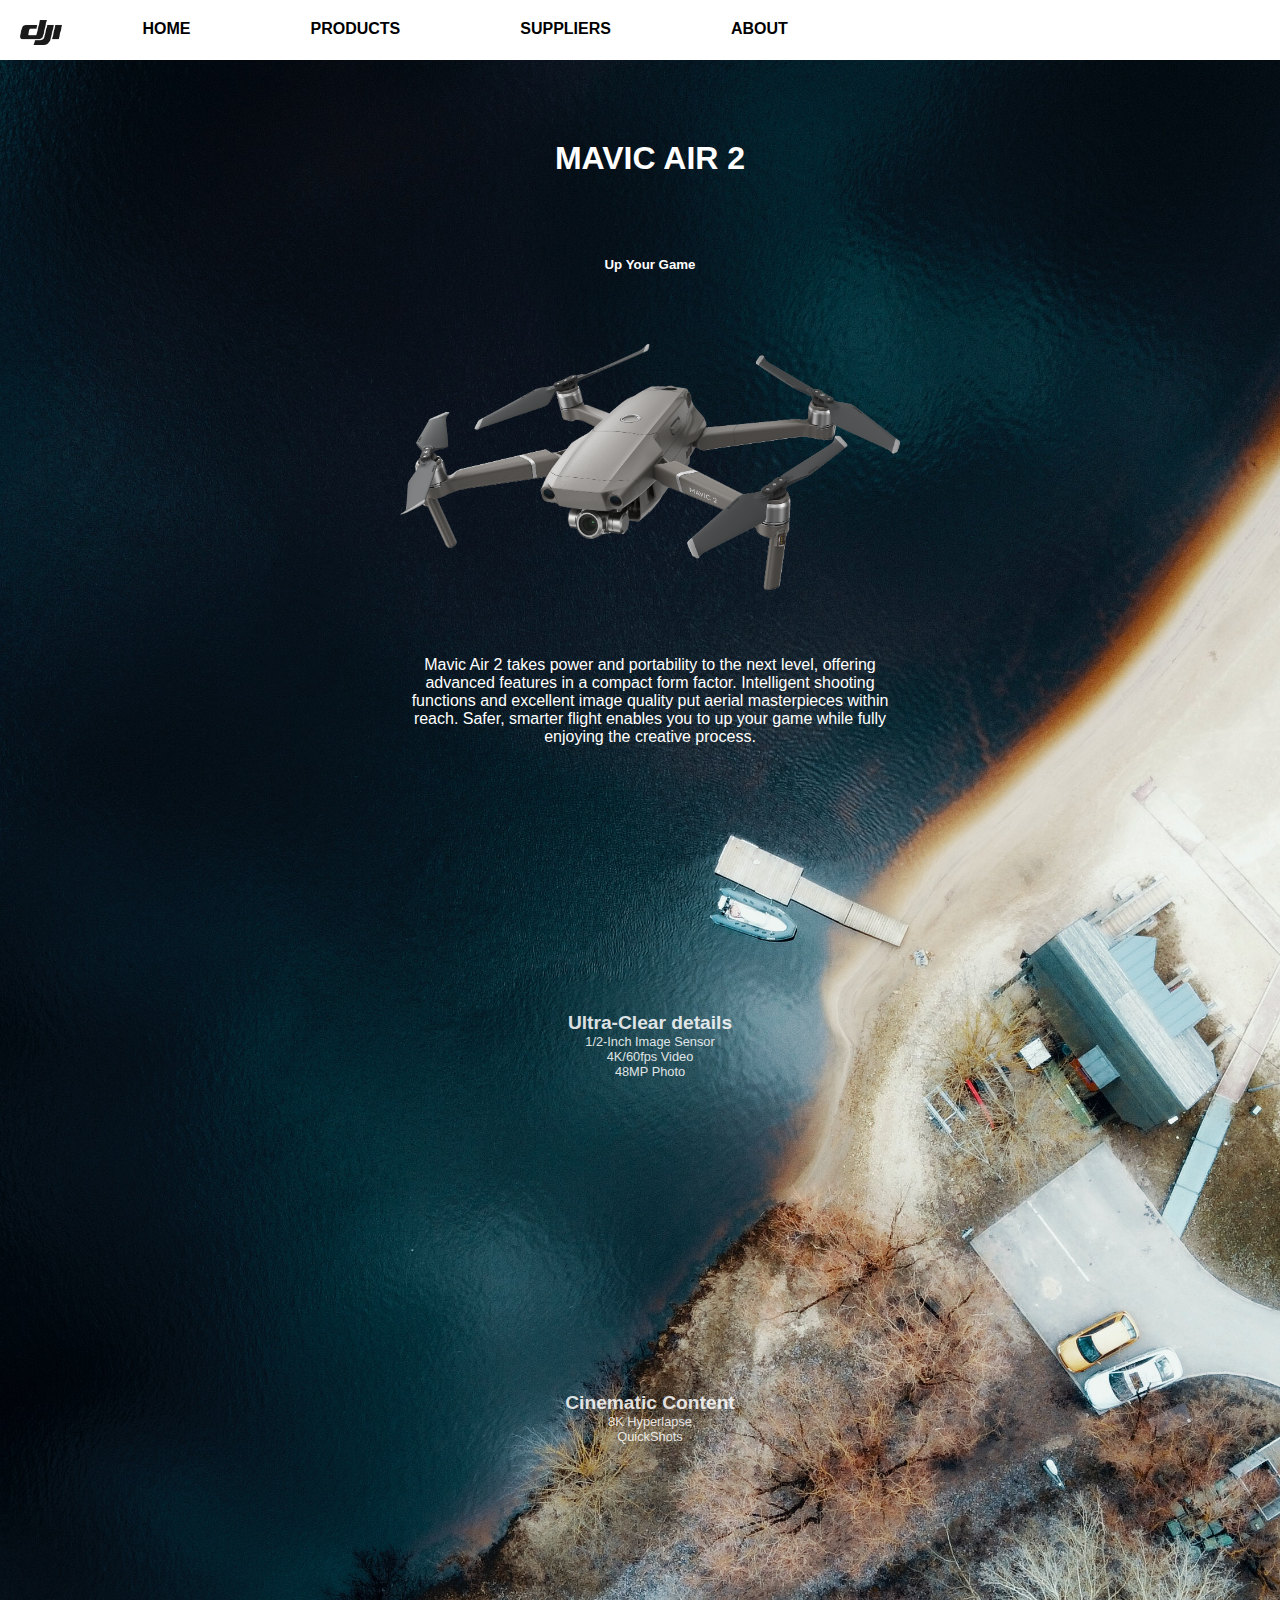
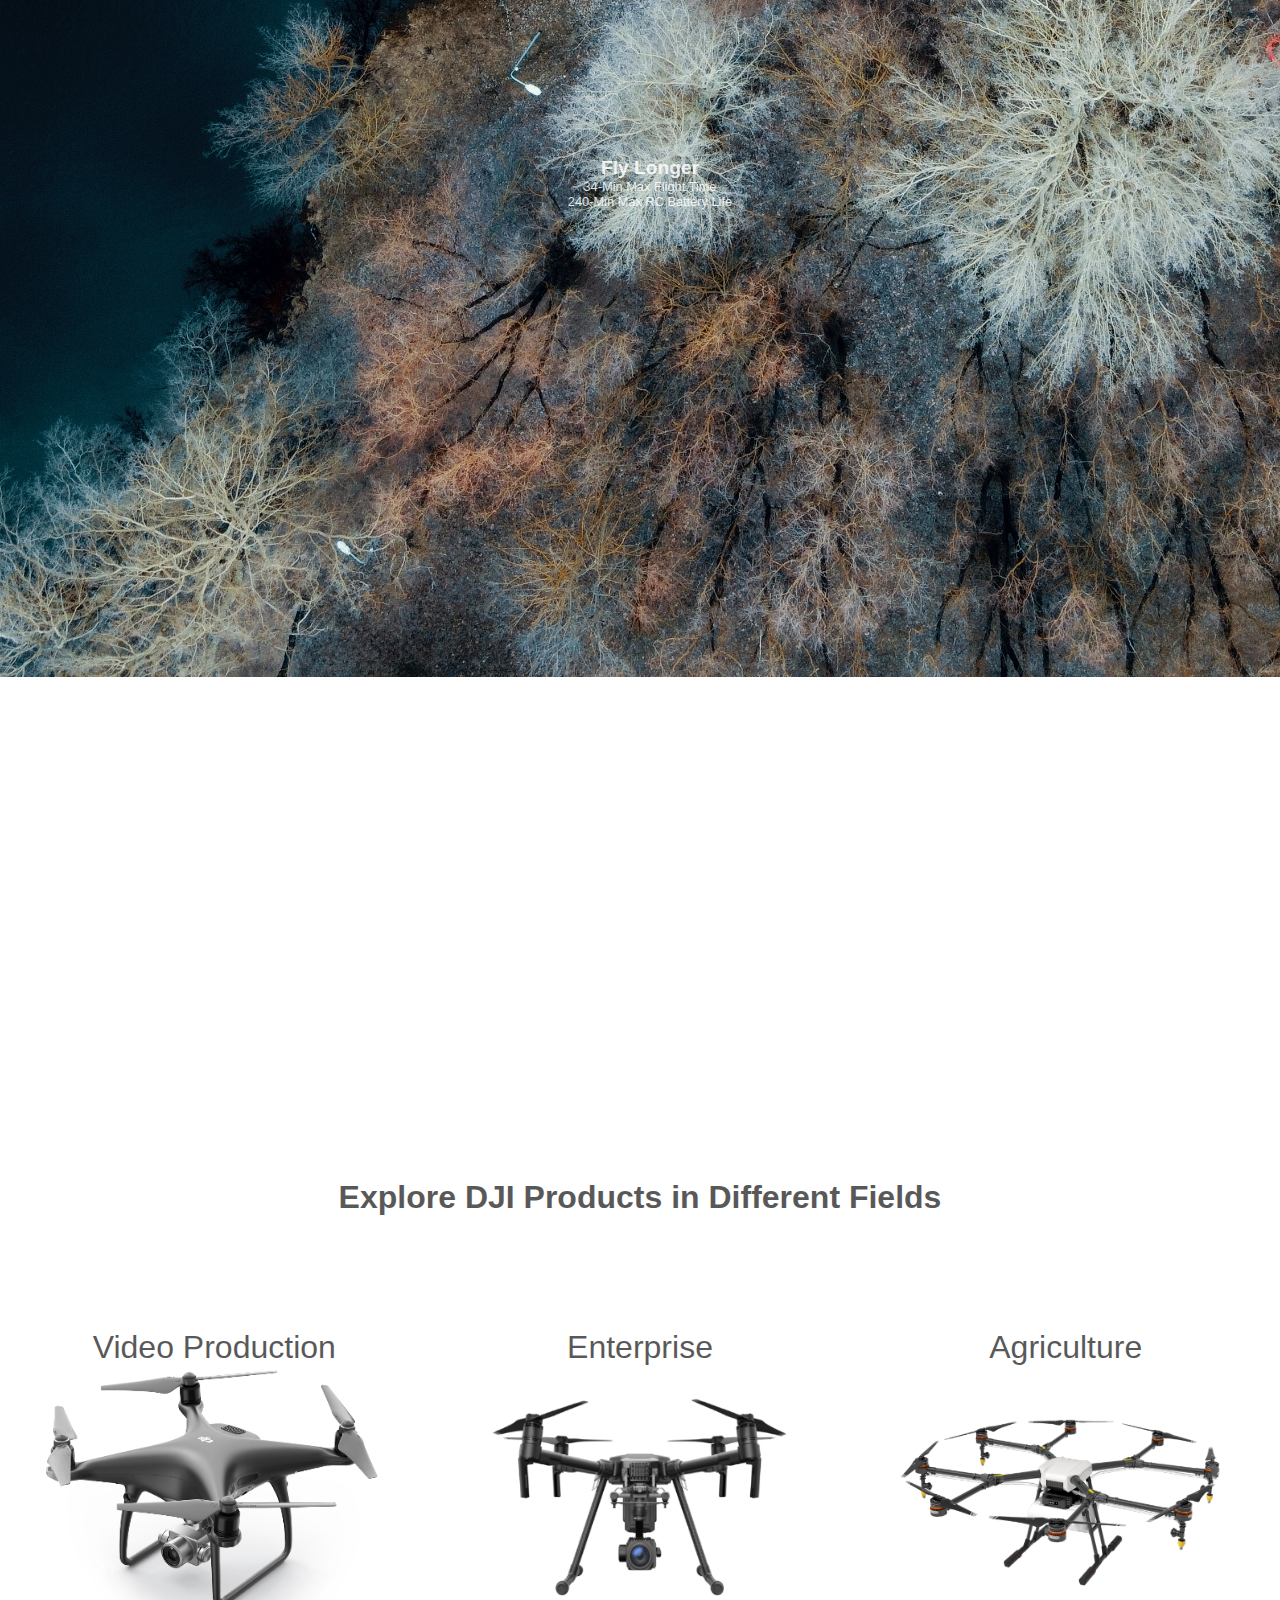
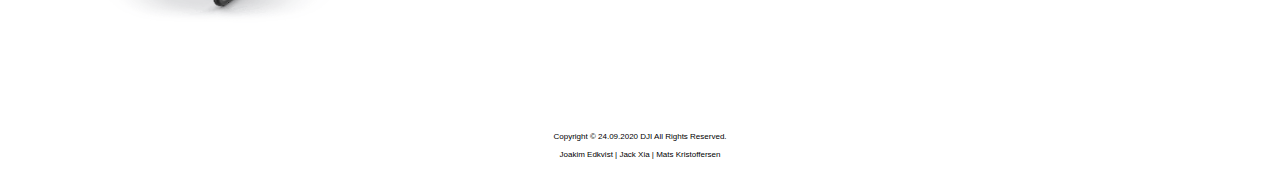
<file: index.html>
<!DOCTYPE html>
<html>
<head>
	<title>DJI</title>
	<meta charset="utf-8">
	<link rel="stylesheet" type="text/css" href="css/index.css">
	<link rel="icon" href="img/dji.ico">	
</head>
<body>
	<div class="home-top">
		<div id="topnav">
		 	<ul>
		 		<li> <a href="index.html" style="margin: 0px; padding: 0px;"><img id="logi" src="img/logo2.png" alt="dji"></a></li>
			 	<li> <a href="index.html">HOME</a> </li>
			 	<li> <a href="product.html">PRODUCTS</a> </li>
			 	<li> <a href="suppliers.html">SUPPLIERS</a> </li>
			 	<li> <a href="aboutus.html">ABOUT</a> </li>
		 	</ul>
		</div>
	</div>
	<div class="home-intro">
		<div>
			<h1>MAVIC AIR 2</h1>
			<h5>Up Your Game</h5>
		</div>
		<img id="mavic2" src="img/mavic2.png" alt="mavic2">
	</div>
	<div class="home-middle">
		<div>
			<p>
			Mavic Air 2 takes power and portability to the next level, offering advanced features in a compact form factor. Intelligent shooting functions and excellent image quality put aerial masterpieces within reach. Safer, smarter flight enables you to up your game while fully enjoying the creative process.
			</p>
		</div>
		<div id="text1">
			<p> 
			<strong>Ultra-Clear details</strong><br>
			1/2-Inch Image Sensor<br>
			4K/60fps Video<br>
			48MP Photo<br>	 
			</p>
		</div>
		<div id="text2">
			<p>
			<strong>Cinematic Content</strong><br>
			8K Hyperlapse<br>
			QuickShots<br>
			</p>
		</div>
		<div id="text3">
			<p>
			<strong>Fly Longer</strong><br>
			34-Min Max Flight Time<br>
			240-Min Max RC Battery Life<br>
			</p>
		</div>
	</div>
	<div class="home-product">
		<h1 style="padding-bottom: 10px">Explore DJI Products in Different Fields</h1>
		<table style="padding-bottom: 80px;">
			<tr class="home-row">
				<td>Video Production</td>
				<td>Enterprise</td>
				<td>Agriculture</td>
			</tr>
			<tr>
				<td><a href="https://pro.dji.com/"><img class="videoprod" src="img/1.png" alt="dji"></a></td>
				<td><a href="https://enterprise.dji.com/"><img class="enterprise" src="img/2.png" alt="dji"></a></td>
				<td><a href="https://ag.dji.com/"><img class="agricul" src="img/3.png" alt="dji"></a></td>
			</tr>
		</table>
	</div>
	<div class="home-bottom">
		<footer>
			Copyright © 24.09.2020 DJI All Rights Reserved.<br>
			<br>
			Joakim Edkvist | Jack Xia | Mats Kristoffersen
		</footer>
	</div>	
</body>
</html>
</file>
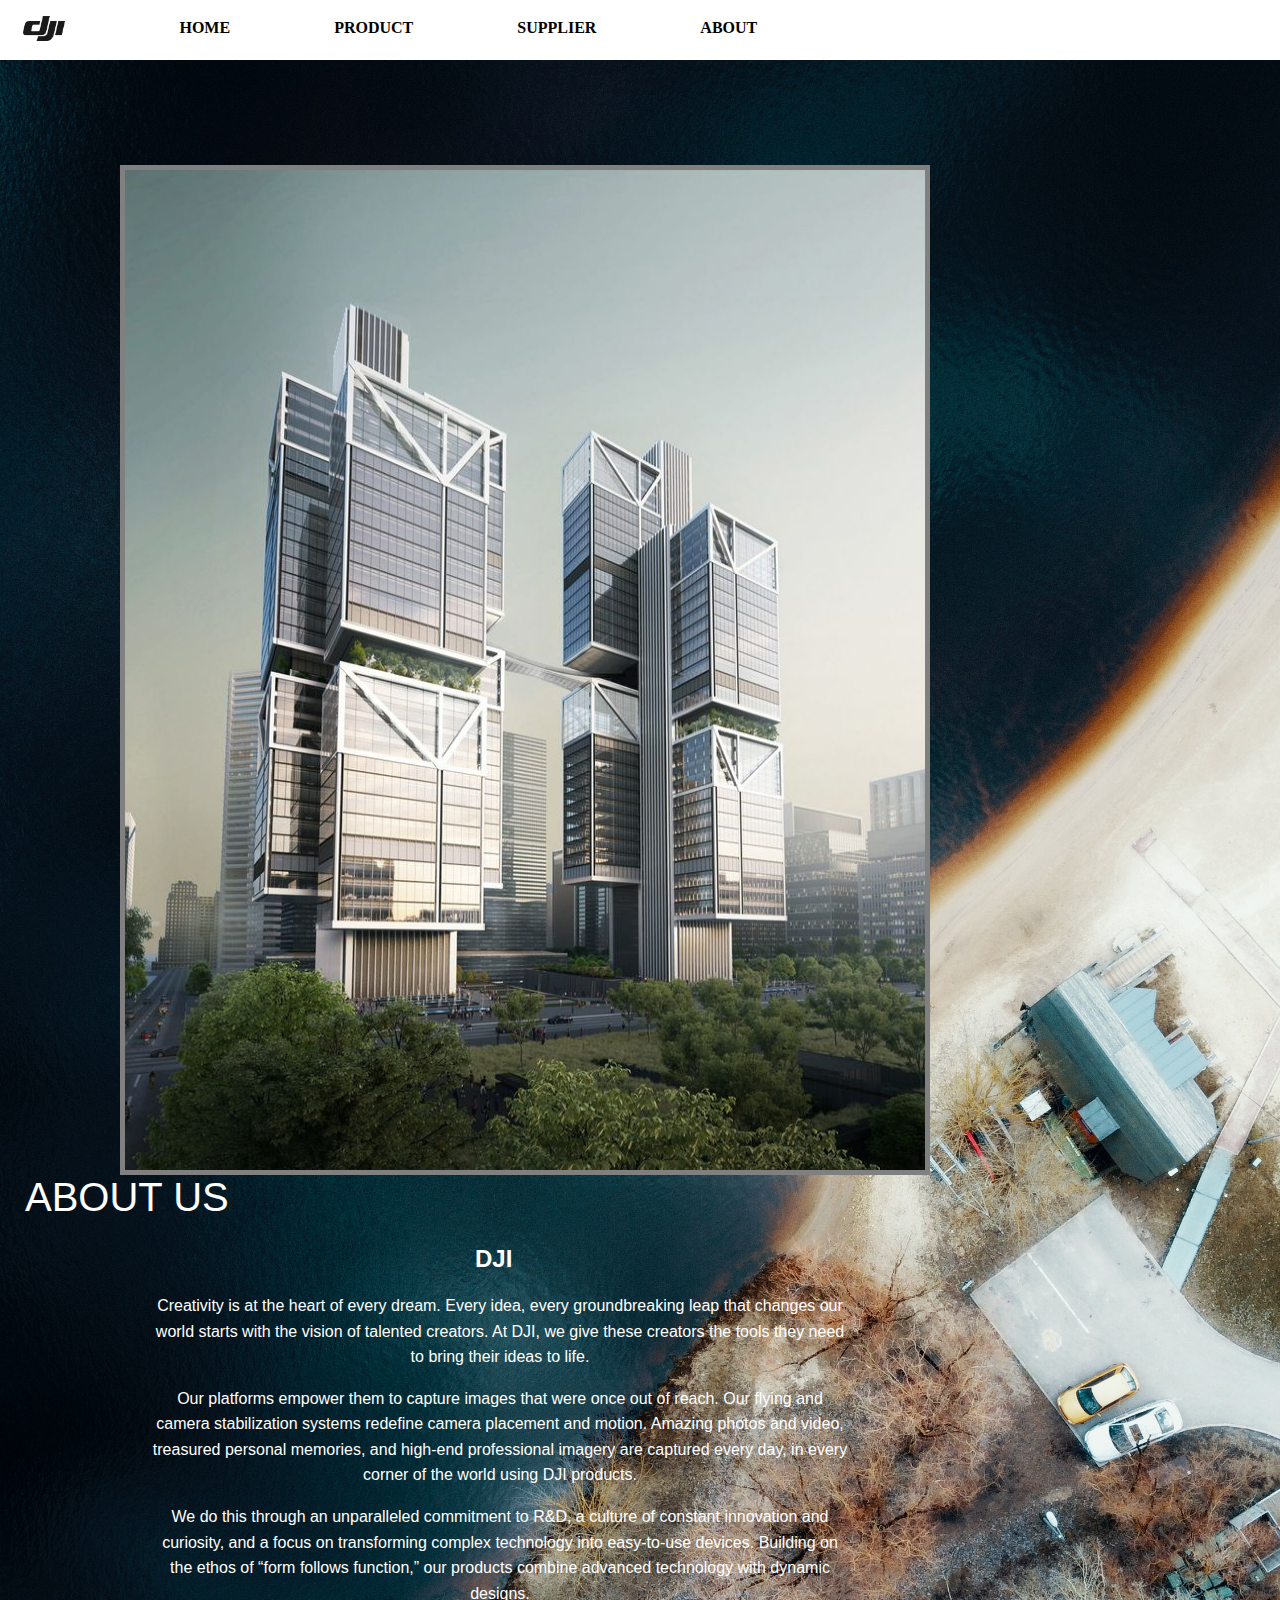
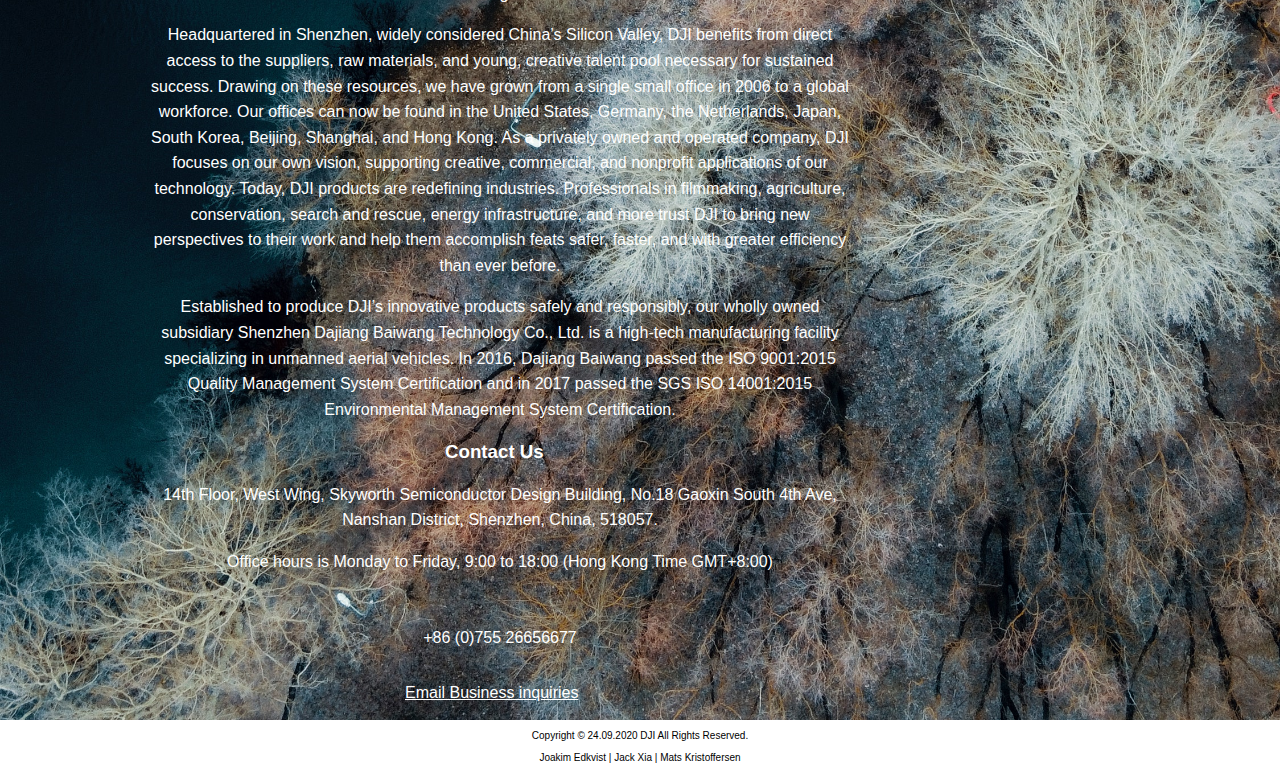
<file: aboutus.html>
<!DOCTYPE html>
<html>
<head>
    <meta charset="utf-8">
    <link rel="stylesheet" type="text/css" href="css/aboutus.css">
    <link rel="icon" href="img/djibanner.ico">
    <title>DJI</title>
</head>

<body>
    <div class="nav">
    <table>
      <tr>
          <td> <img class="supplierlogo" src="img/logo2.png" alt="dji"> </td>
           <td>
             <nav>
                <ul>
                 <li><a href="index.html">HOME</a></li>
                 <li><a href="product.html">PRODUCT</a></li>
                 <li><a href="suppliers.html">SUPPLIER</a></li>
                 <li><a href="aboutus.html">ABOUT</a></li>
                </ul>
             </nav>
          </td>
      </tr>
    </table>
    </div>

<div>
      <img id="djihq" src="img/djihq.jpeg" alt="djihq"  width="800" height="1000">
      <h1 class="h1">ABOUT US</h1>
</div>

<div class="supplierfonts">
  <h2>DJI</h2>
    <p>Creativity is at the heart of every dream. Every idea, every groundbreaking leap that changes our world starts with the vision of talented creators. At DJI, we give these creators the tools they need to bring their ideas to life.</p>
    <p>Our platforms empower them to capture images that were once out of reach. Our flying and camera stabilization systems redefine camera placement and motion. Amazing photos and video, treasured personal memories, and high-end professional imagery are captured every day, in every corner of the world using DJI products.</p>
    <p>We do this through an unparalleled commitment to R&D, a culture of constant innovation and curiosity, and a focus on transforming complex technology into easy-to-use devices. Building on the ethos of “form follows function,” our products combine advanced technology with dynamic designs.</p><p>Headquartered in Shenzhen, widely considered China’s Silicon Valley, DJI benefits from direct access to the suppliers, raw materials, and young, creative talent pool necessary for sustained success. Drawing on these resources, we have grown from a single small office in 2006 to a global workforce. Our offices can now be found in the United States, Germany, the Netherlands, Japan, South Korea, Beijing, Shanghai, and Hong Kong. As a privately owned and operated company, DJI focuses on our own vision, supporting creative, commercial, and nonprofit applications of our technology. Today, DJI products are redefining industries. Professionals in filmmaking, agriculture, conservation, search and rescue, energy infrastructure, and more trust DJI to bring new perspectives to their work and help them accomplish feats safer, faster, and with greater efficiency than ever before.</p>
    <p>Established to produce DJI’s innovative products safely and responsibly, our wholly owned subsidiary Shenzhen Dajiang Baiwang Technology Co., Ltd. is a high-tech manufacturing facility specializing in unmanned aerial vehicles. In 2016, Dajiang Baiwang passed the ISO 9001:2015 Quality Management System Certification and in 2017 passed the SGS ISO 14001:2015 Environmental Management System Certification.</p>
</div>

    <div class="supplierfonts">

      <h3>Contact Us</h3>
      <p>14th Floor, West Wing, Skyworth Semiconductor Design Building, No.18 Gaoxin South 4th Ave, Nanshan District, Shenzhen, China, 518057.</p>
      <p>Office hours is Monday to Friday, 9:00 to 18:00 (Hong Kong Time GMT+8:00)</p>
      <br>
      <p> +86 (0)755 26656677 </p>
      <br>

      <a href="mailto:enterprise@dji.com">Email Business inquiries</a> <br>
      
      <br>
</div>      

<div>
  <footer>Copyright © 24.09.2020 DJI All Rights Reserved.<br>
        <br>
        Joakim Edkvist | Jack Xia | Mats Kristoffersen</footer>
  </div>
</body>
</html>
</file>
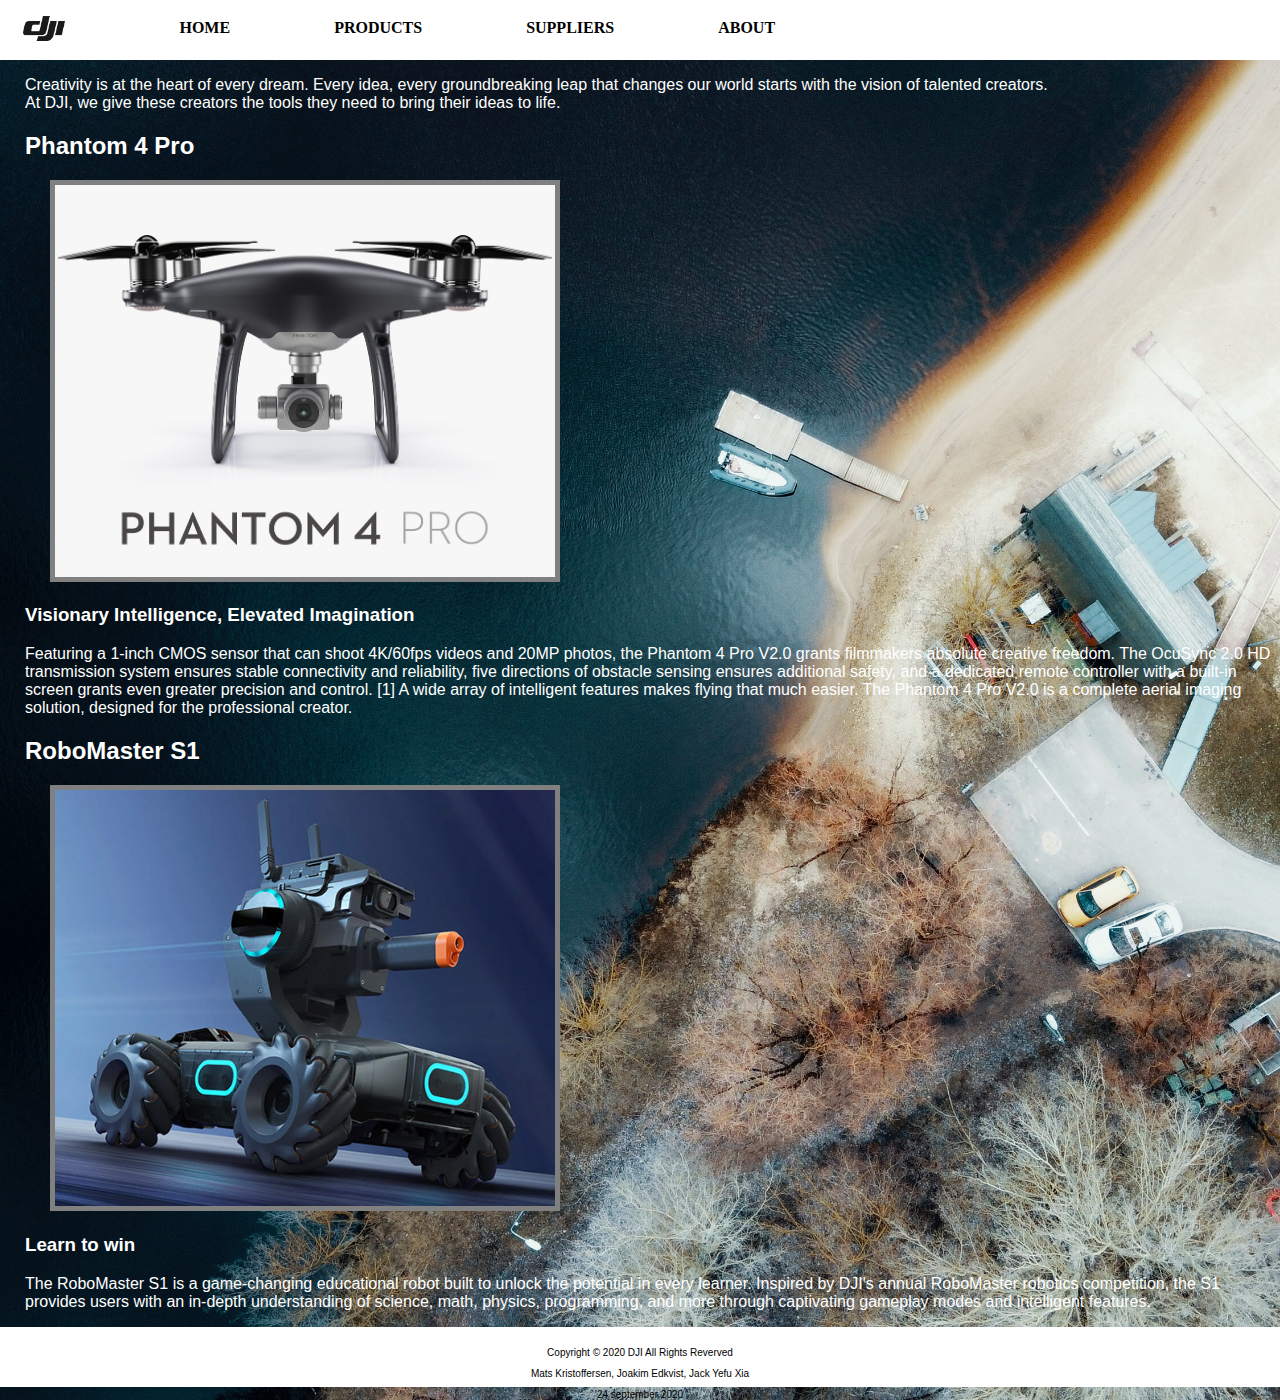
<file: product.html>
<!DOCTYPE html>
<html lang="en">
<head>
    <meta charset="UTF-8">
    <meta name="viewport" content="width=device-width, initial-scale=1.0">
    <meta http-equiv="X-UA-Compatible" content="ie=edge">
    <link href="css/style.css" rel="stylesheet" type="text/css">
    <link rel="icon" href="img/dji.ico">
    <title>DJI</title>
</head>

<body>
    <div class="nav">
        <table>
          <tr>
              <td> <img class="supplierlogo" src="img/logo2.png" alt="dji"> </td>
               <td>
                 <nav>
                    <ul>
                     <li><a href="index.html">HOME</a></li>
                     <li><a href="product.html">PRODUCTS</a></li>
                     <li><a href="suppliers.html">SUPPLIERS</a></li>
                     <li><a href="aboutus.html">ABOUT</a></li>
                    </ul>
                 </nav>
              </td>
          </tr>
        </table>
        </div>

    <div class="productfonts">
    <p>Creativity is at the heart of every dream. Every idea, every groundbreaking leap that changes our world starts with the vision of talented creators. <br/> At DJI, we give these creators the tools they need to bring their ideas to life.</p> 
    <h2>Phantom 4 Pro</h2>
        <img id="phantom" src="img/phanton4pro.jpg" alt="Phantom 4 Pro" width="500" >
    <h3>Visionary Intelligence, Elevated Imagination</h3>
        <p>Featuring a 1-inch CMOS sensor that can shoot 4K/60fps videos and 20MP photos, the Phantom 4 Pro V2.0 grants filmmakers absolute creative freedom. The OcuSync 2.0 HD transmission system ensures stable connectivity and reliability, five directions of obstacle sensing ensures additional safety, and a dedicated remote controller with a built-in screen grants even greater precision and control. [1] A wide array of intelligent features makes flying that much easier. The Phantom 4 Pro V2.0 is a complete aerial imaging solution, designed for the professional creator.</p>
    <h2>RoboMaster S1</h2>
        <img id="robo" src="img/robomaster.jpg" alt="RoboMaster S1" width="500" >
    <h3>Learn to win</h3>
        <p>The RoboMaster S1 is a game-changing educational robot built to unlock the potential in every learner. Inspired by DJI's annual RoboMaster robotics competition, the S1 provides users with an in-depth understanding of science, math, physics, programming, and more through captivating gameplay modes and intelligent features.</p>
    </div>

    <div>
        <footer>
        <p>Copyright &#169; 2020 DJI All Rights Reverved</p>
        <p>Mats Kristoffersen, Joakim Edkvist, Jack Yefu Xia</p>
        <p>24 september 2020</p>
    </footer>
    </div>

</body>
</html>
</file>
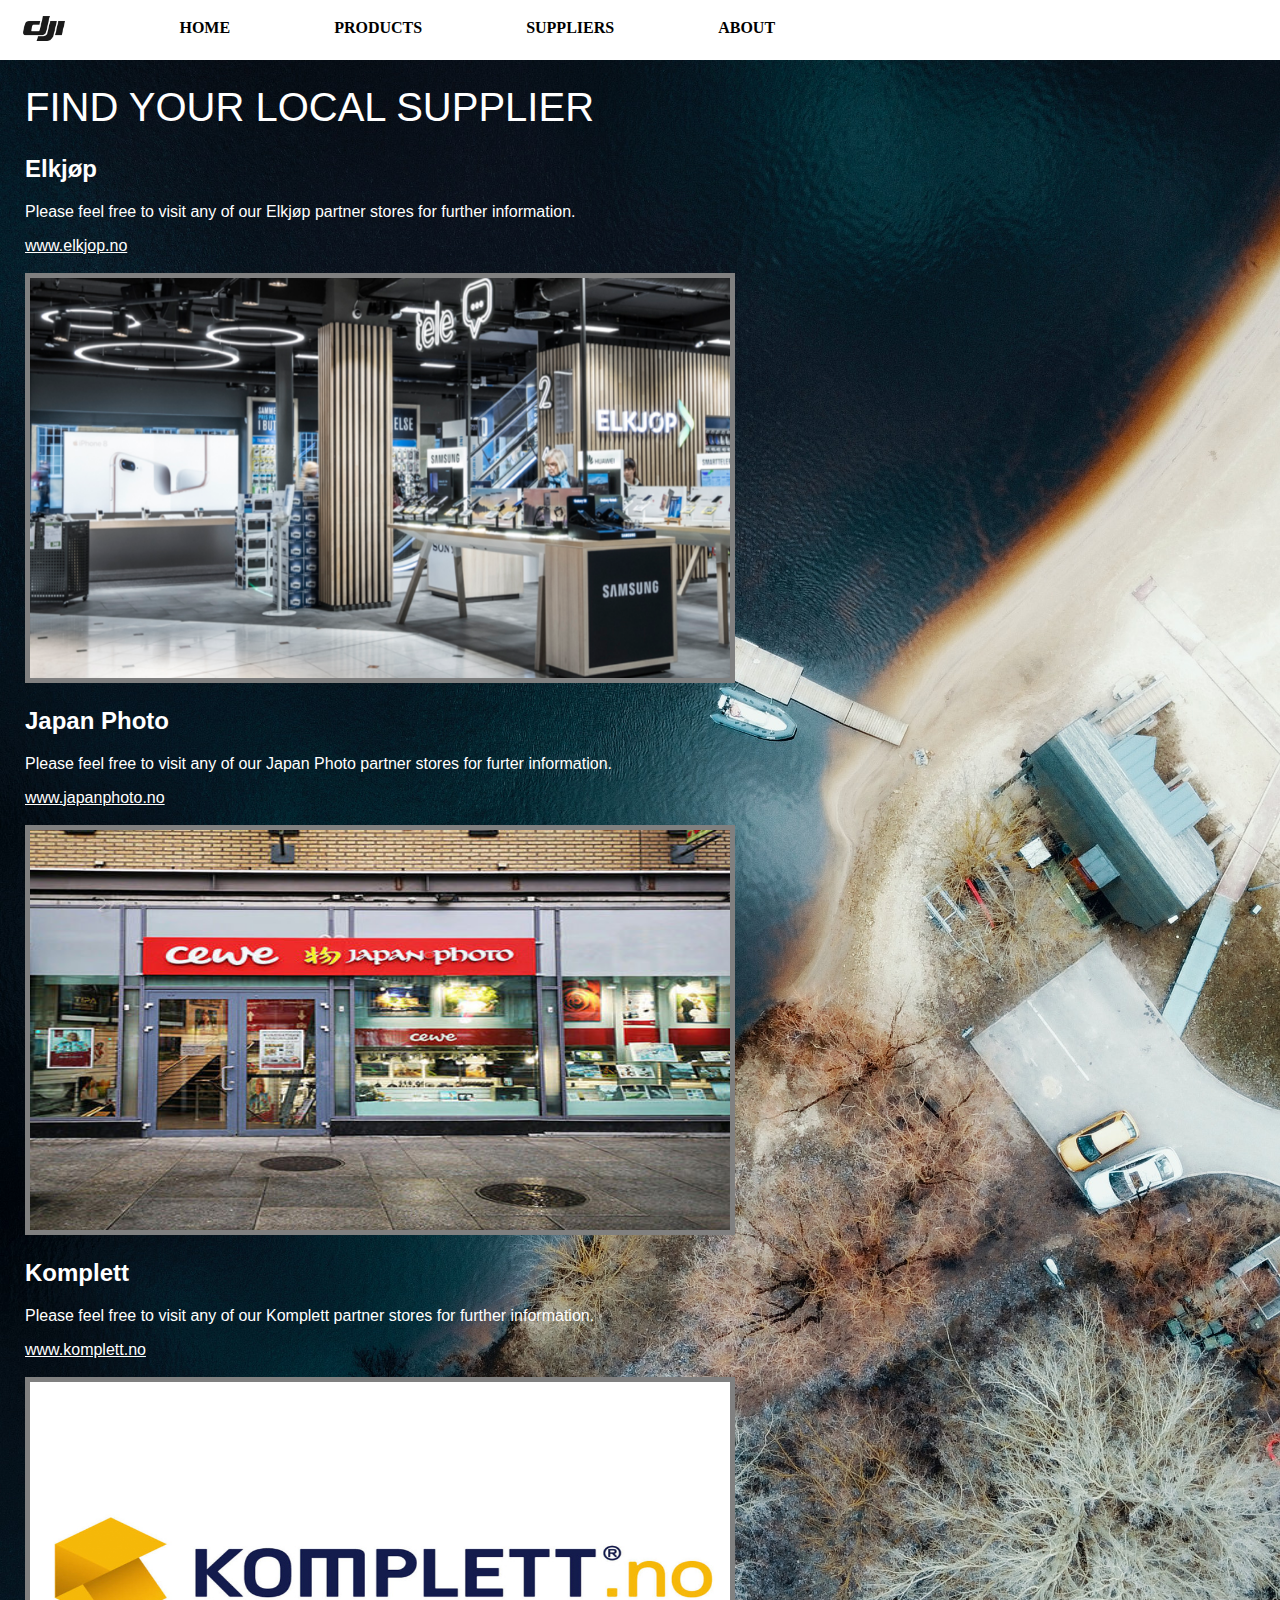
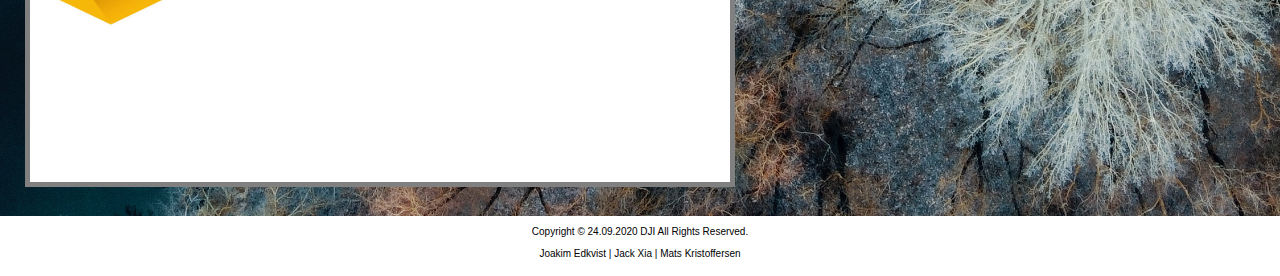
<file: suppliers.html>
<!DOCTYPE html>
<html>
<head>
    <meta charset="utf-8">
    <link rel="stylesheet" type="text/css" href="css/mystylesheet.css">
    <link rel="icon" href="img/djibanner.ico">
    <title>DJI</title>
</head>

<body>
    <div class="nav">
    <table>
      <tr>
          <td> <img class="supplierlogo" src="img/logo2.png" alt="dji"> </td>
           <td>
             <nav>
                <ul>
                 <li><a href="index.html">HOME</a></li>
                 <li><a href="product.html">PRODUCTS</a></li>
                 <li><a href="suppliers.html">SUPPLIERS</a></li>
                 <li><a href="aboutus.html">ABOUT</a></li>
                </ul>
             </nav>
          </td>
      </tr>
    </table>
    </div>

<h1 class="h1">FIND YOUR LOCAL SUPPLIER</h1>

<div class="supplierfonts">
  <h2>Elkjøp</h2>
    <p>Please feel free to visit any of our Elkjøp partner stores for further information.</p>
      <a  href="https://www.elkjop.no/">www.elkjop.no</a> <br>
      <br>
        <img id="Elkjop" src="img/Elkjop-Nordic.png" alt="Elkjøp"  width="700" height="400">
      

  <h2>Japan Photo</h2>
    <p>Please feel free to visit any of our Japan Photo partner stores for furter information.</p>
      <a href="https://www.japanphoto.no/?cref=ref_sem_goo_K15346601-VT!668727399!kwd-540154903!418713320066!!c_18_x&nlo=false&keyword=japan%20photo&s_kwcid=AL!6025!3!418713320066!e!!g!!japan%20photo&gclid=Cj0KCQjwk8b7BRCaARIsAARRTL7a8PMlJ0q9tRPqCvq0rfc95t1FTdkfU5YsZycZwv-kSEYiC7mc7K8aAuXgEALw_wcB">www.japanphoto.no</a> <br>
      <br>
        <img id="Japan" src="img/japanphoto.jpeg" alt="Japan Photo"  width="700" height="400">


  <h2>Komplett</h2>
    <p>Please feel free to visit any of our Komplett partner stores for further information.</p>
       <a  href="https://www.komplett.no/">www.komplett.no</a><br>
        <br>
         <img id="Komplett" src="img/komplett.no.png" alt="Komplett"  width="700" height="400">
</div>

<div>
  <footer>Copyright © 24.09.2020 DJI All Rights Reserved.<br>
        <br>
        Joakim Edkvist | Jack Xia | Mats Kristoffersen</footer>
  </div>
</body>
</html>
</file>
<file: css/aboutus.css>
body  {
	margin: auto;
	background-image: url("../img/bg.jpg");
	background-repeat: no-repeat;
	background-size: 100%;
	background-position: center;
	font-family: verdana, arial;
}

footer {
	font-size: 10px;
	color: black;
	text-align: center;
	padding-top: 10px;
	background-color: white;
	height: 50px;
}

li  {
	display: inline;
}

li a {
padding: 15px 50px;

}


.h1 {
	margin: 25px;
	font-size: 2.5em;
	color: white;
	font-weight: lighter;
}
.nav {
    background-color: white;
	height: 60px;
	font-family: verdana;
	font-weight: bolder;
}

.nav a:link {
	color: black;
	text-decoration: none;
}
.nav a:visited {
	color: black;
	text-decoration: none;
}
.nav a:hover {
	color: grey;
	text-decoration: none;
}
.nav a:active {
	color: grey;
	text-decoration: none;
}


.supplierfonts {
	color: white;
	margin-left: 25px;

}

.supplierfonts p{
	color: white;
	margin-left: 125px;
	max-width: 700px;
	line-height: 1.6em;
	text-align: center;

}

.supplierfonts h2{
	color: white;
	margin-left: 450px;
	margin-top: 25px;
	
}

.supplierfonts h3{
	color: white;
	margin-left: 420px;
}

div.supplierfonts a:link {
	color:white;
	margin-left: 380px;
}

.supplierlogo {
	display: block;
	position: relative;
	height: 25px;
	padding: 0 20px 0 20px;
}


#djihq { 
	color: white;
	border: 5px solid grey;
	float: right; 
	margin-right: 350px;
	margin-top: 80px;
 }


.supplierfonts a{
	color: white;
	text-align: center;
}
</file>
<file: css/style.css>
body {
    margin: auto; 
    background-image: url("../img/bg.jpg");
    background-repeat: no-repeat;
    background-size: 100%;
    background-position: center;
    font-family: Verdana, Geneva, Tahoma, sans-serif;
}

footer {
	font-size: 10px;
	color: black;
	text-align: center;
	padding-top: 10px;
	background-color: white;
	height: 50px;
}

li  {
	display: inline;
}

li a {
padding: 15px 50px;

}

.nav {
    background-color: white;
	height: 60px;
	font-family: verdana;
    font-weight: bolder;
}

.h1 {
	margin: 25px;
	font-size: 2.5em;
	color: white;
	font-weight: lighter;
}

.nav a:link {
	color: black;
	text-decoration: none;
}
.nav a:visited {
	color: black;
	text-decoration: none;
}
.nav a:hover {
	color: grey;
	text-decoration: none;
}
.nav a:active {
	color: grey;
	text-decoration: none;
}

.nav {
    background-color: white;
	height: 60px;
	font-family: verdana;
    font-weight: bolder;
    text-decoration: none;
}

.productfonts {
    color: white; 
    margin-left: 25px;
}

.supplierlogo {
display: block;
    position: relative;
    height: 25px;
    padding: 0 20px 0 20px;
}

#phantom { 
	color: white;
	border: 5px solid grey;
	margin-left: 25px;
  }

  #robo { 
	color: white;
	border: 5px solid grey;
	margin-left: 25px;
  }
</file>
<file: css/mystylesheet.css>
body  {
	margin: auto;
	background-image: url("../img/bg.jpg");
	background-repeat: no-repeat;
	background-size: 100%;
	background-position: center;
	font-family: verdana, arial;
}

footer {
	font-size: 10px;
	color: black;
	text-align: center;
	padding-top: 10px;
	background-color: white;
	height: 50px;
}

li  {
	display: inline;
}

li a {
padding: 15px 50px;

}


.h1 {
	margin: 25px;
	font-size: 2.5em;
	color: white;
	font-weight: lighter;
}
.nav {
    background-color: white;
	height: 60px;
	font-family: verdana;
	font-weight: bolder;
}

.nav a:link {
	color: black;
	text-decoration: none;
}
.nav a:visited {
	color: black;
	text-decoration: none;
}
.nav a:hover {
	color: grey;
	text-decoration: none;
}
.nav a:active {
	color: grey;
	text-decoration: none;
}


.supplierfonts {
	color: white;

}

.supplierfonts p{
	color: white;
	margin-left: 25px;

}

.supplierfonts h2{
	color: white;
	margin-left: 25px;
}

div.supplierfonts a:link {
	color:white;
	margin-left: 25px;
}

.supplierlogo {
	display: block;
	position: relative;
	height: 25px;
	padding: 0 20px 0 20px;
}


#Elkjop { 
	color: white;
	border: 5px solid grey;
	margin-left: 25px;
  }

#Japan { 
  color: white;
  border: 5px solid grey;
  margin-left: 25px;
}

#Komplett { 
  color: white;
  border: 5px solid grey;
  margin-left: 25px;
  margin-bottom: 25px;
}

.supplierfonts a{
	color: white;
}
</file>
<file: css/index.css>
/* CSS RESET CODE
html, body, div, span, applet, object, iframe, h1, h2, h3, h4, h5, h6, p, blockquote, pre, a, abbr, acronym, address, big, cite, code, del, dfn, em, font, img, ins, kbd, q, s, samp, small, strike, strong, sub, sup, tt, var, b, u, i, center, dl, dt, dd, ol, ul, li, fieldset, form, label, legend, caption {
    margin: 0;
    padding: 0;
    border: 0;
    outline: 0;
    font-size: 100%;
    vertical-align: baseline;
    background: transparent;
}
*/
body {
	background-image: url("../img/bg.jpg");
	background-repeat: no-repeat;
	background-attachment: fixed;
	background-size: cover;
	margin: 0;
	padding: 0;
	color: white;
	font-family: verdana,arial;
}
.home-top{
	background-color: white;
	position: relative;
	height: 60px;/*80px*/
	width: 100%;
	min-width: 1024px;
}
div.home-top #logi {
	display: block;
	position: relative;
	height: 25px;
	padding: 0 20px 0 20px;
}
div.home-top #topnav {
	height: 100px;
	width: 100%;'
	min-width: 1024px;
	font-weight: bold;
}
div.home-top ul {
	display: block;
	position: relative;
	margin: 0;
	padding: 0;
}
div.home-top li{
	float: left;
	list-style-type: none;
	padding: 20px 0px 20px 0px;
	/*margin: 10px 0 10px;*/
}
div.home-top a {
	text-decoration: none;
	padding: 10px 50px 10px 50px;
	margin: 10px 10px 10px 10px;
}
#topnav a:link {
	color: black;
}
#topnav a:visited {
	color: black;
}
#topnav a:hover {
	color: grey;
}
#topnav a:active {
	color: grey;
}
.home-intro {
	position: relative;
	width: 100%;
	min-width: 1024px;
}
div.home-intro h1, h5 {
	display: block;
	position: relative;
	text-align: center;
	max-width: 500px;
	min-width: 500px;
	left: 400px;
	margin-top: 80px;
}
div.home-intro #mavic2 {
	display: block;
	position: relative;
	width: 500px;
	left: 400px;
	padding: 50px 0 50px 0;
}
.home-middle {
	position: relative;
	width: 100%;
	min-width: 1024px;
}
div.home-middle p {
	display: block;
	position: relative;
	text-align: center;
	max-width: 500px;
	min-width: 500px;
	left: 400px;
}
div.home-middle #text1 p {
	display: block;
	position: relative;
	text-align: center;
	padding: 250px 0 50px 0;
	opacity: 85%;
	font-size: 0.8em;
}
div.home-middle #text2 p {
	display: block;
	position: relative;
	text-align: center;
	padding: 250px 0 50px 0;
	opacity: 85%;
	font-size: 0.8em;
}
div.home-middle #text3 p {
	display: block;
	position: relative;
	text-align: center;
	padding: 250px 0 50px 0;
	opacity: 85%;
	font-size: 0.8em;
}
div.home-middle strong {
	font-size: 1.5em;
}
.home-product {
	position: relative;
	width: 100%;
	min-width: 1024px;
	background-color: white ;
	color: black;
	text-align: center;
}
div.home-product h1 {
	display: block;
	position: relative;
	text-align: center;
	opacity: 65%;
	margin: 900px 0 100px 0;
	padding-top: 20px;
	width: 100%;
}
div.home-product .home-row { 
	position: relative;
	font-size: 2em;
	opacity: 65%;
	text-align: center;
	width: 100%;
}
div.home-product .videoprod {
	display: block;
	position: relative;
	width: 100%
}
div.home-product .enterprise {
	display: block;
	position: relative;
	width: 100%;
	}
div.home-product .agricul {
	display: block;
	position: relative;
	width: 100%;
}
.home-bottom {
	position: relative;
	background-color: white;
	width: 100%;
	min-width: 1024px;
}
div.home-bottom footer {
	color: black;
	display: block;
	position: relative;
	text-align: center;
	padding: 20px 50px;
	font-size: 8px; 
}
</file>
